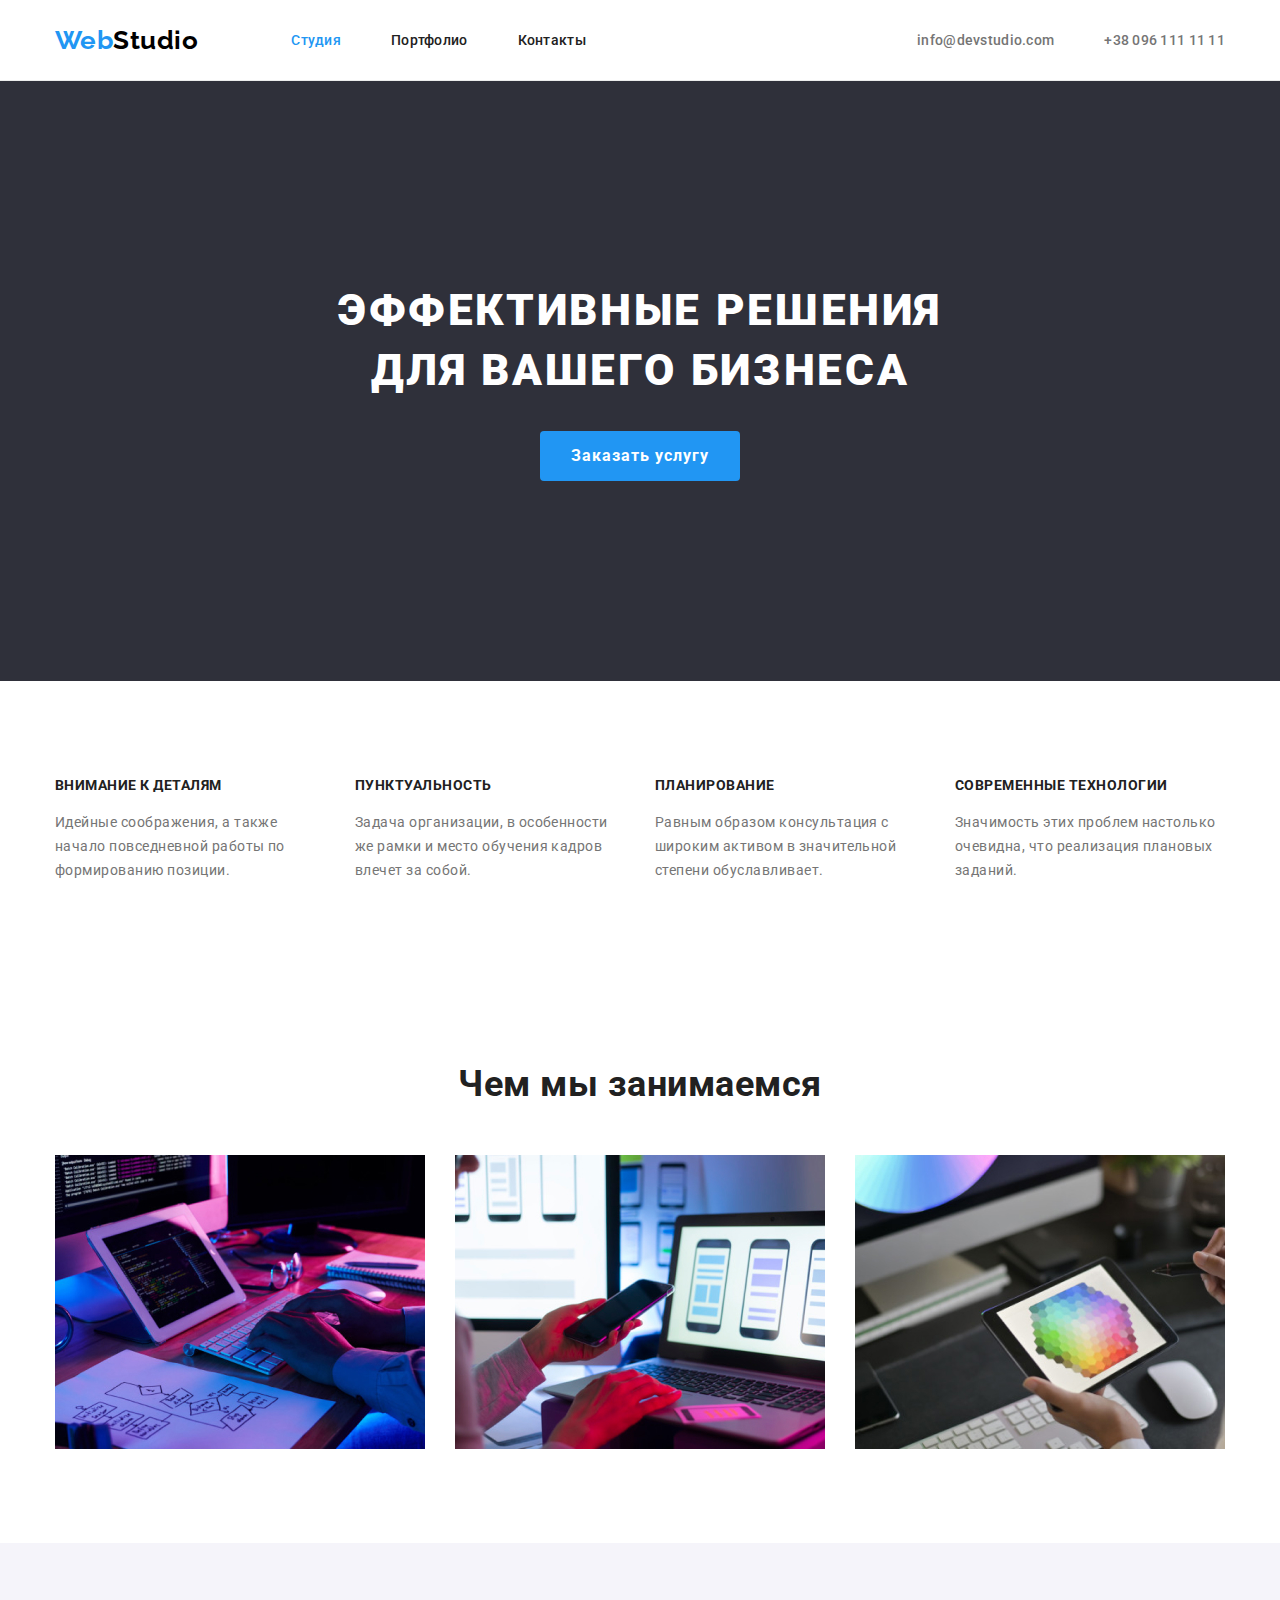
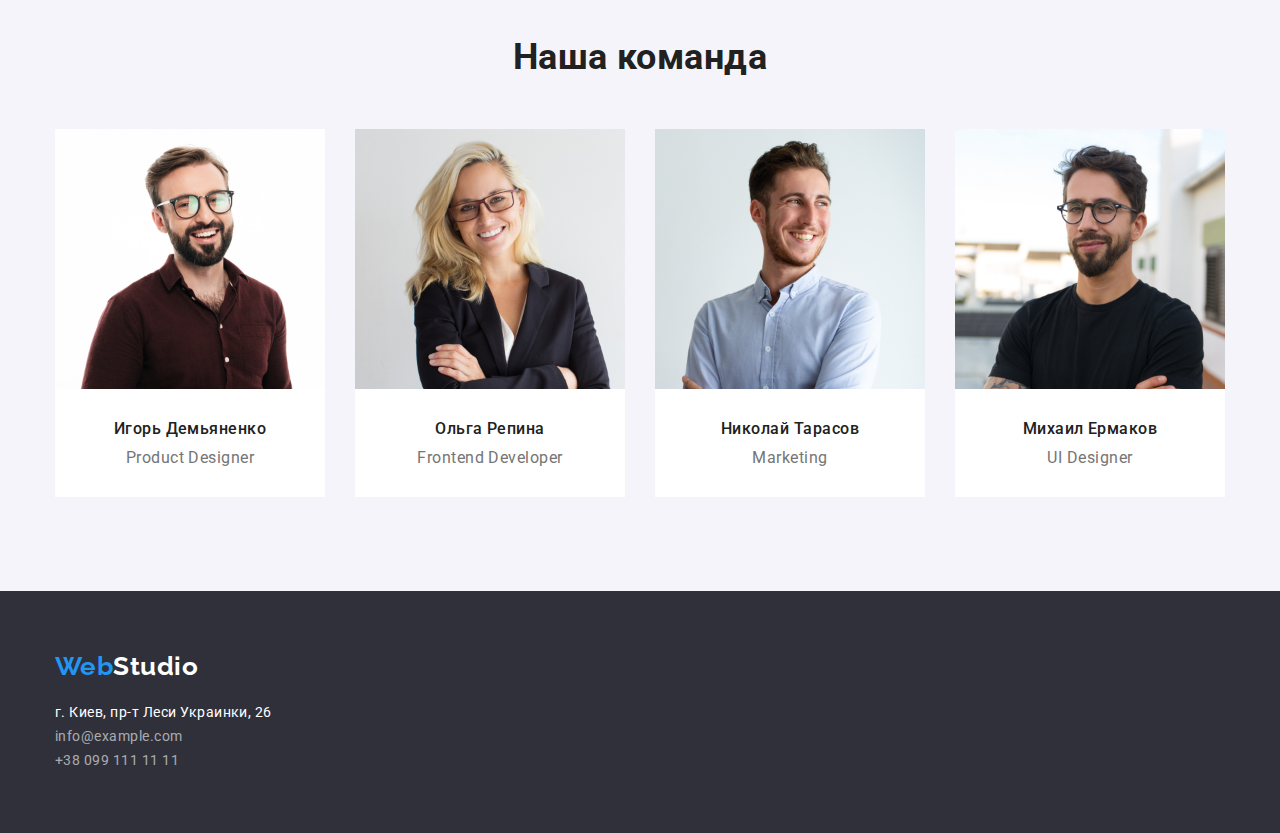
<file: index.html>
<!DOCTYPE html>
<html lang="ru">

<head>
  <meta charset="UTF-8" />
  <meta http-equiv="X-UA-Compatible" content="IE=edge" />
  <meta name="viewport" content="width=device-width, initial-scale=1.0" />
  <meta name="description" content="Веб студия Разработка сайтов под ключ Digital агенство Сайты для бизнеса" />
  <meta name="keywords" content="продвижение, реклама, дизайн" />
  <title>WebStudio</title>

  <link rel="preconnect" href="https://fonts.gstatic.com" />
  <link href="https://fonts.googleapis.com/css2?family=Raleway:wght@700&family=Roboto:wght@400;500;700;900&display=swap"
    rel="stylesheet" />

  <link rel="stylesheet"
    href="https://cdnjs.cloudflare.com/ajax/libs/modern-normalize/1.0.0/modern-normalize.min.css" />

  <link rel="stylesheet" href="./css/styles.css" />
</head>

<body>
  <header class="header">
    <div class="container">
      <a href="index.html" class="logo" lang="en" title="WebStudio">
        <span class="accent">Web</span>Studio</a>

      <nav class="menu">
        <ul class="menu-list">
          <li class="menu-item">
            <a href="#" class="menu-link current">Студия</a>
          </li>

          <li class="menu-item">
            <a href="portfolio.html" class="menu-link">Портфолио</a>
          </li>

          <li class="menu-item">
            <a href="#" class="menu-link">Контакты</a>
          </li>
        </ul>
      </nav>

      <div class="top-contacts">
        <ul class="top-contacts-list">
          <li class="top-contacts-item">
            <a href="mailto:info@devstudio.com" class="top-contacts-link mail">info@devstudio.com
            </a>
          </li>

          <li class="top-contacts-item">
            <a href="tel:+380961111111" class="top-contacts-link phone">+38 096 111 11 11
            </a>
          </li>
        </ul>
      </div>
    </div>
  </header>

  <main>
    <section class="hero">
      <div class="container">
        <h1 class="hero-title">Эффективные решения для вашего бизнеса</h1>
        <button class="hero-button" type="button">Заказать услугу</button>
      </div>
    </section>

    <section class="features section">
      <div class="container">
        <h2 class="hidden-title">Преимущества WebStudio</h2>

        <ul class="features-list">
          <li class="features-item">
            <h3 class="features-subtitle">Внимание к деталям</h3>
            <p class="features-text">
              Идейные соображения, а также начало повседневной работы по
              формированию позиции.
            </p>
          </li>

          <li class="features-item">
            <h3 class="features-subtitle">Пунктуальность</h3>
            <p class="features-text">
              Задача организации, в особенности же рамки и место обучения
              кадров влечет за собой.
            </p>
          </li>

          <li class="features-item">
            <h3 class="features-subtitle">Планирование</h3>
            <p class="features-text">
              Равным образом консультация с широким активом в значительной
              степени обуславливает.
            </p>
          </li>

          <li class="features-item">
            <h3 class="features-subtitle">Современные технологии</h3>
            <p class="features-text">
              Значимость этих проблем настолько очевидна, что реализация
              плановых заданий.
            </p>
          </li>
        </ul>
      </div>
    </section>

    <section class="doing section">
      <div class="container">
        <h2 class="doing-subtitle">Чем мы занимаемся</h2>
        <ul class="doing-list">
          <li class="doing-item">
            <img class="img" src="./images/box1.jpg" alt="box1" width="370" height="294" />
          </li>

          <li class="doing-item">
            <img class="img" src="./images/box2.jpg" alt="box2" width="370" height="294" />
          </li>

          <li class="doing-item">
            <img class="img" src="./images/box3.jpg" alt="box3" width="370" height="294" />
          </li>
        </ul>
      </div>
    </section>

    <section class="team section">
      <div class="container">
        <h2 class="team-subtitle">Наша команда</h2>

        <ul class="team-list">
          <li class="team-item">
            <img src="./images/ourteam.jpg" alt="Участник нашей команды WebStudio" width="270" height="260"
              class="img" />

            <div class="team-field">
              <h3 class="team-field-subtitle">Игорь Демьяненко</h3>
              <p class="team-field-text" lang="en">Product Designer</p>
            </div>
          </li>

          <li class="team-item">
            <img src="./images/ourteam1.jpg" alt="Участник нашей команды WebStudio" width="270" height="260"
              class="img" />

            <div class="team-field">
              <h3 class="team-field-subtitle">Ольга Репина</h3>
              <p class="team-field-text" lang="en">Frontend Developer</p>
            </div>
          </li>

          <li class="team-item">
            <img src="./images/ourteam2.jpg" alt="Участник нашей команды WebStudio" width="270" height="260"
              class="img" />

            <div class="team-field">
              <h3 class="team-field-subtitle">Николай Тарасов</h3>
              <p class="team-field-text" lang="en">Marketing</p>
            </div>
          </li>

          <li class="team-item">
            <img src="./images/ourteam3.jpg" alt="Участник нашей команды WebStudio" width="270" height="260"
              class="img" />

            <div class="team-field">
              <h3 class="team-field-subtitle">Михаил Ермаков</h3>
              <p class="team-field-text" lang="en">UI Designer</p>
            </div>
          </li>
        </ul>
      </div>
    </section>
  </main>

  <footer class="coordinates">
    <div class="container">
      <a href="index.html" class="logo" lang="en">
        <span class="accent">Web</span>Studio</a>
      <address class="address">
        <ul class="address-list list">
          <li>
            <a href="#" class="address-item place">г. Киев, пр-т Леси Украинки, 26</a>
          </li>
          <li>
            <a href="mailto:info@example.com" class="address-item mail">
              info@example.com</a>
          </li>
          <li>
            <a href="tel:+380961111111" class="address-item phone">+38 099 111 11 11</a>
          </li>
        </ul>
      </address>
    </div>
  </footer>
</body>

</html>
</file>
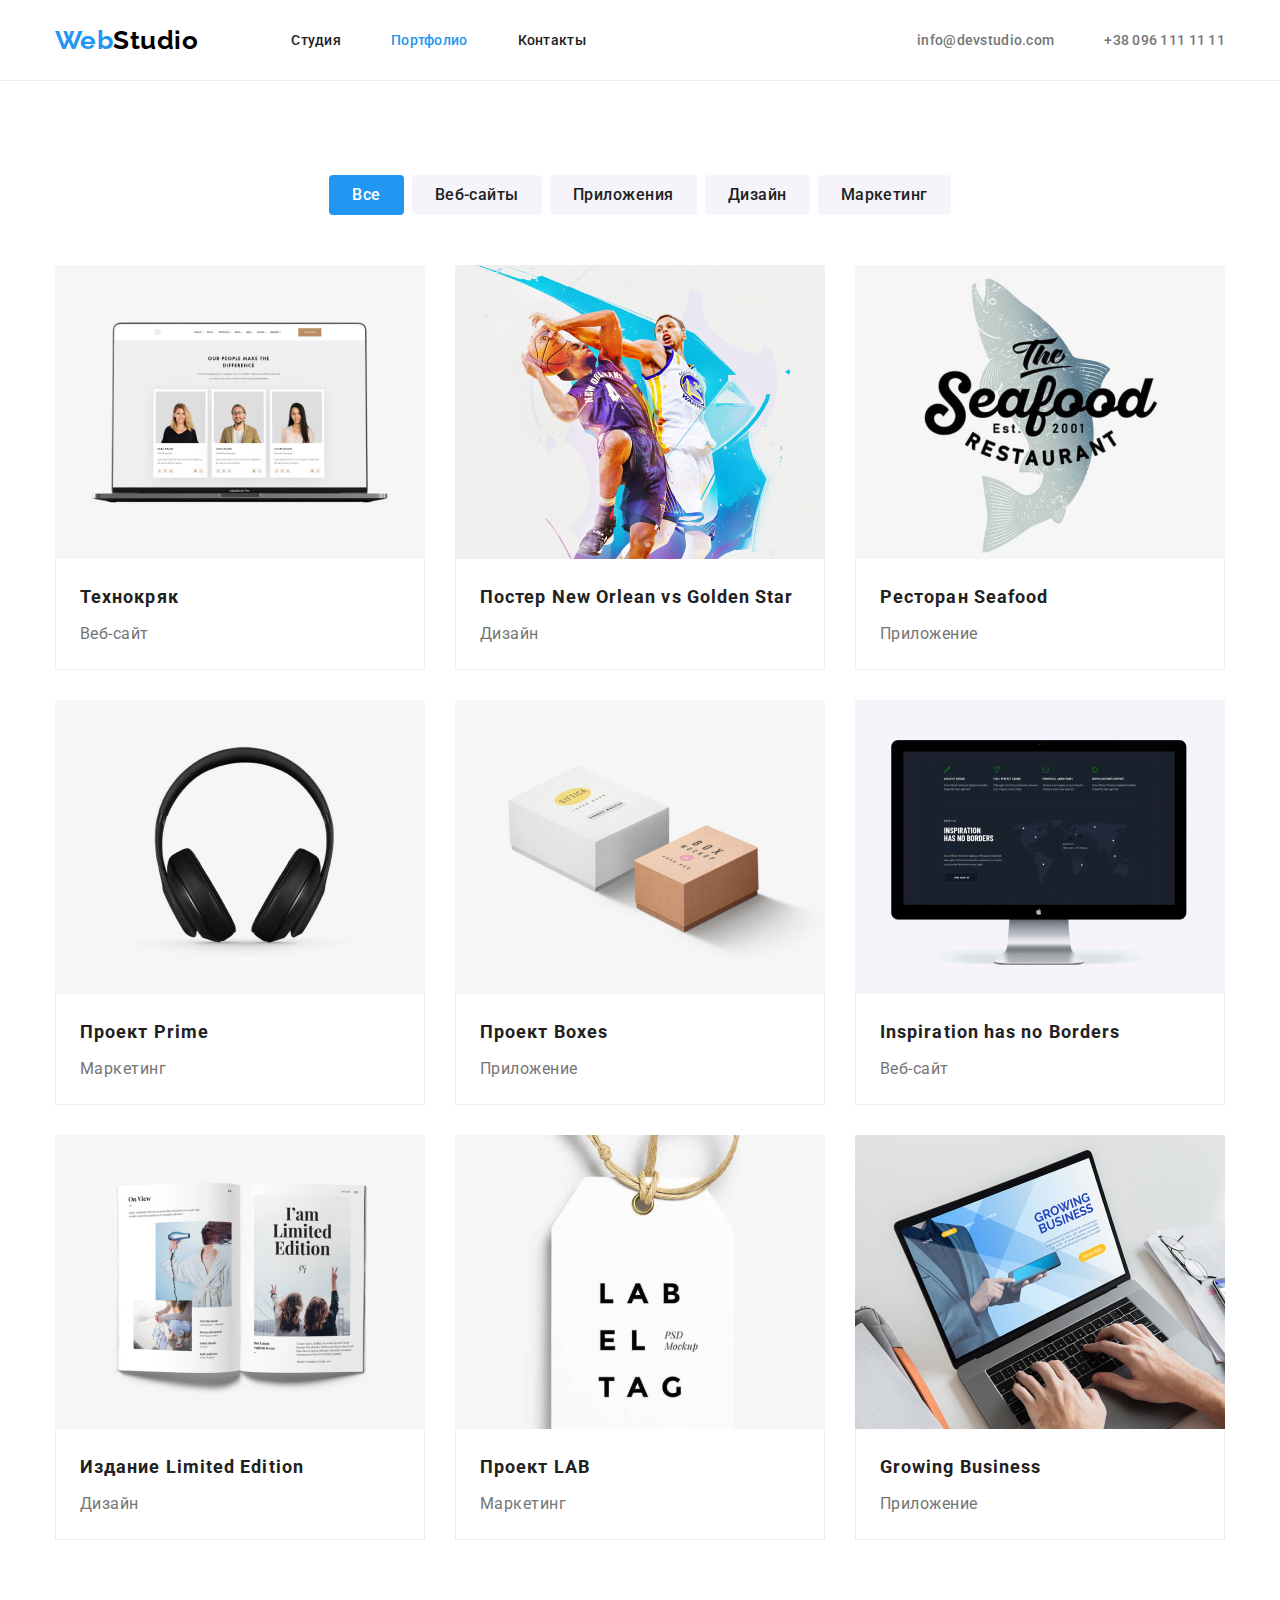
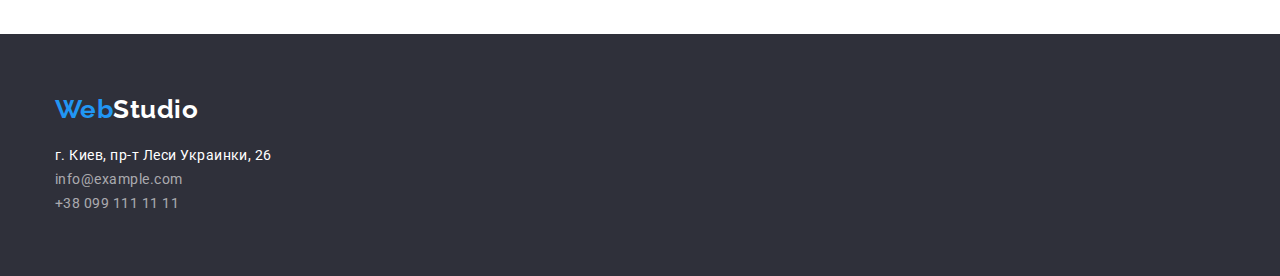
<file: portfolio.html>
<!DOCTYPE html>
<html lang="en">

<head>
    <meta charset="UTF-8" />
    <meta http-equiv="X-UA-Compatible" content="IE=edge" />
    <meta name="viewport" content="width=device-width, initial-scale=1.0" />
    <title>Portfolio</title>

    <link rel="preconnect" href="https://fonts.gstatic.com" />
    <link
        href="https://fonts.googleapis.com/css2?family=Raleway:wght@700&family=Roboto:wght@400;500;700;900&display=swap"
        rel="stylesheet" />

    <link rel="stylesheet"
        href="https://cdnjs.cloudflare.com/ajax/libs/modern-normalize/1.0.0/modern-normalize.min.css" />

    <link rel="stylesheet" href="./css/styles.css" />
</head>

<body>
    <header class="header">
        <div class="container">
            <a href="index.html" class="logo" lang="en" title="WebStudio">
                <span class="accent">Web</span>Studio
            </a>

            <nav class="menu">
                <ul class="menu-list">
                    <li class="menu-item">
                        <a href="index.html" class="menu-link">Студия</a>
                    </li>

                    <li class="menu-item">
                        <a href="#" class="menu-link current">Портфолио</a>
                    </li>

                    <li class="menu-item">
                        <a href="#" class="menu-link">Контакты</a>
                    </li>
                </ul>
            </nav>

            <div class="top-contacts">
                <ul class="top-contacts-list">
                    <li class="top-contacts-item">
                        <a href="mailto:info@devstudio.com" class="top-contacts-link mail">info@devstudio.com
                        </a>
                    </li>

                    <li class="top-contacts-item">
                        <a href="tel:+380961111111" class="top-contacts-link phone">+38 096 111 11 11
                        </a>
                    </li>
                </ul>
            </div>
        </div>
    </header>

    <main>
        <section class="portfolio section">
            <div class="container">
                <h2 class="hidden-title">Портфолио - примеры работ WebStudio</h2>
                <ul class="portfolio-list">
                    <li class="portfolio-item">
                        <button class="portfolio-button button-all" type="button">
                            Все
                        </button>
                    </li>

                    <li class="portfolio-item">
                        <button class="portfolio-button" type="button">Веб-сайты</button>
                    </li>

                    <li class="portfolio-item">
                        <button class="portfolio-button" type="button">Приложения</button>
                    </li>

                    <li class="portfolio-item">
                        <button class="portfolio-button" type="button">Дизайн</button>
                    </li>

                    <li class="portfolio-item">
                        <button class="portfolio-button" type="button">Маркетинг</button>
                    </li>
                </ul>

                <ul class="project-list">
                    <li class="project-item">
                        <div class="card">
                            <div class="card-thumb">
                                <img class="img" src="./images/img.jpg" alt="project" width="370" height="294" />
                            </div>

                            <div class="card-content">
                                <h3 class="card-title">Технокряк</h3>
                                <p class="card-text">Веб-сайт</p>
                            </div>
                        </div>
                    </li>

                    <li class="project-item">
                        <div class="card">
                            <div class="card-thumb">
                                <img class="img" src="./images/img1.jpg" alt="project" width="370" height="294" />
                            </div>

                            <div class="card-content">
                                <h3 class="card-title">Постер New Orlean vs Golden Star</h3>
                                <p class="card-text">Дизайн</p>
                            </div>
                        </div>
                    </li>

                    <li class="project-item">
                        <div class="card">
                            <div class="card-thumb">
                                <img class="img" src="./images/img2.jpg" alt="project" width="370" height="294" />
                            </div>

                            <div class="card-content">
                                <h3 class="card-title">Ресторан Seafood</h3>
                                <p class="card-text">Приложение</p>
                            </div>
                        </div>
                    </li>

                    <li class="project-item">
                        <div class="card">
                            <div class="card-thumb">
                                <img class="img" src="./images/img3.jpg" alt="project" width="370" height="294" />
                            </div>

                            <div class="card-content">
                                <h3 class="card-title">Проект Prime</h3>
                                <p class="card-text">Маркетинг</p>
                            </div>
                        </div>
                    </li>

                    <li class="project-item">
                        <div class="card">
                            <div class="card-thumb">
                                <img class="img" src="./images/img4.jpg" alt="project" width="370" height="294" />
                            </div>

                            <div class="card-content">
                                <h3 class="card-title">Проект Boxes</h3>
                                <p class="card-text">Приложение</p>
                            </div>
                        </div>
                    </li>

                    <li class="project-item">
                        <div class="card">
                            <div class="card-thumb">
                                <img class="img" src="./images/img5.jpg" alt="project" width="370" height="294" />
                            </div>

                            <div class="card-content">
                                <h3 class="card-title">Inspiration has no Borders</h3>
                                <p class="card-text">Веб-сайт</p>
                            </div>
                        </div>
                    </li>

                    <li class="project-item">
                        <div class="card">
                            <div class="card-thumb">
                                <img class="img" src="./images/img6.jpg" alt="project" width="370" height="294" />
                            </div>

                            <div class="card-content">
                                <h3 class="card-title">Издание Limited Edition</h3>
                                <p class="card-text">Дизайн</p>
                            </div>
                        </div>
                    </li>

                    <li class="project-item">
                        <div class="card">
                            <div class="card-thumb">
                                <img class="img" src="./images/img7.jpg" alt="project" width="370" height="294" />
                            </div>

                            <div class="card-content">
                                <h3 class="card-title">Проект LAB</h3>
                                <p class="card-text">Маркетинг</p>
                            </div>
                        </div>
                    </li>

                    <li class="project-item">
                        <div class="card">
                            <div class="card-thumb">
                                <img class="img" src="./images/img8.jpg" alt="project" width="370" height="294" />
                            </div>

                            <div class="card-content">
                                <h3 class="card-title">Growing Business</h3>
                                <p class="card-text">Приложение</p>
                            </div>
                        </div>
                    </li>
                </ul>
            </div>
        </section>
    </main>

    <footer class="coordinates">
        <div class="container">
            <a href="index.html" class="logo" lang="en">
                <span class="accent">Web</span>Studio</a>
            <address class="address">
                <ul class="address-list list">
                    <li>
                        <a href="#" class="address-item place">г. Киев, пр-т Леси Украинки, 26</a>
                    </li>
                    <li>
                        <a href="mailto:info@example.com" class="address-item mail">info@example.com</a>
                    </li>
                    <li>
                        <a href="tel:+380961111111" class="address-item phone">+38 099 111 11 11</a>
                    </li>
                </ul>
            </address>
        </div>
    </footer>
</body>

</html>
</file>
<file: css/styles.css>
:root {
  --title-color: #212121;
  --text-color: #757575;
  --white-color: #ffffff;
  --primary-color: #2196f3;
  --black-color: #000000;
  --footer-link: #ffffff99;
  --section-bg: #f5f4fa;
  --footer-bg: #2f303a;
  --line-header-bottom: #ececec;
  --border-card: #eeeeee;
  --section-indent: 94px;
  --card-indent: 30px;
  --click-order: #188ce8;
}
/*! CANCELING DEFAULT STYLES */
h1,
h2,
h3,
p {
  margin: 0;
}

ul {
  list-style: none;
  padding: 0;
  margin: 0;
}

a {
  text-decoration: none;
}

/*! common properties for tags and class */

body {
  font-family: Roboto, sans-serif;
  font-style: normal;
  font-size: 16px;
  letter-spacing: 0.03em;

  color: var(--title-color);
}

.container {
  width: 1200px;
  padding-top: 0;
  padding-bottom: 0;
  padding-left: 15px;
  padding-right: 15px;
  margin: 0 auto;
}

.filters-button {
  padding: 0;
  border: 0;
  background-color: transparent;
}

.hidden-title {
  width: 1px;
  height: 1px;
  margin: -1px;
  visibility: hidden;
  position: absolute;
}

.img {
  display: block;
  max-width: 100%;
  height: auto;
}

.hero-button,
.portfolio-button {
  cursor: pointer;
}

.address-list {
  font-style: normal;
}

/*? header */
.header {
  background-color: var(--white-color);
  border-bottom: 1px solid var(--line-header-bottom);
}

.header .container {
  display: flex;

  align-items: center;
}

.logo {
  font-family: Raleway;
  font-weight: 700;
  font-size: 26px;
  line-height: 1.173;

  color: var(--black-color);
}

.accent {
  color: var(--primary-color);
}

.menu-list {
  margin-left: 93px;
}

.header .logo {
  padding-top: 24px;
  padding-bottom: 24px;
}

.menu-link {
  display: block;

  padding-top: 32px;
  padding-bottom: 32px;

  color: var(--title-color);
}

.menu-list .menu-item + .menu-item {
  margin-left: 50px;
}

.top-contacts-list .top-contacts-item + .top-contacts-item {
  margin-left: 50px;
}

.menu-list,
.top-contacts-list {
  display: flex;

  font-weight: 500;
  font-size: 14px;
  line-height: 1.142;
  letter-spacing: 0.02em;
}

.top-contacts {
  margin-left: auto;
}

.top-contacts-link {
  display: flex;

  padding-top: 32px;
  padding-bottom: 32px;

  color: var(--text-color);
}

.menu-list .menu-item :hover,
.menu-list .menu-item :focus,
.top-contacts-list .top-contacts-item :hover,
.top-contacts-list .top-contacts-item :focus {
  color: var(--primary-color);
}

.current {
  color: var(--primary-color);
}

/*? main */

.hero {
  display: block;

  padding: 200px 0;

  text-align: center;

  background-color: var(--footer-bg);
  color: var(--white-color);
}

.hero-title {
  width: 696px;
  margin-left: auto;
  margin-right: auto;
  margin-bottom: 30px;
  font-weight: 900;
  font-size: 44px;
  line-height: 1.363;
  letter-spacing: 0.06em;
  text-align: center;
}

.hero-button {
  display: block;
  margin: auto;
  min-width: 200px;
  height: 50px;
  font-weight: 700;
  line-height: 1.875;
  letter-spacing: 0.06em;
  background-color: var(--primary-color);
  color: var(--white-color);
  border: 1px solid transparent;
  border-radius: 4px;
}

.hero-button:hover {
  background-color: var(--click-order);
}

.hero-title,
.features-subtitle {
  text-transform: uppercase;
}
.section {
  padding-bottom: var(--section-indent);
  padding-top: var(--section-indent);
}
.features {
  padding-top: 90px;
  background-color: var(--white-color);
}

.features-list {
  display: flex;
}

.features-item {
  width: 270px;
  height: 105px;
}

.features-subtitle {
  margin-bottom: 10px;

  font-weight: 700;
  font-size: 14px;
  line-height: 2.142;
}

.features-text {
  font-size: 14px;
  line-height: 1.714;

  color: var(--text-color);
}

.features-item:not(:last-child) {
  margin-right: 30px;
}

.doing {
  background-color: var(--white-color);
}

.doing-subtitle {
  margin-bottom: 50px;
  font-weight: 700;
  font-size: 36px;
  text-align: center;
}

.doing-list {
  display: flex;
}

.doing-item:not(:last-child) {
  margin-right: 30px;
}

.team {
  background-color: var(--section-bg);
}

.team-subtitle {
  margin-bottom: 50px;
  font-weight: 700;
  font-size: 36px;

  text-align: center;
}

.team-list {
  display: flex;
}

.team-item {
  background-color: var(--white-color);
}

.team-field {
  padding: 30px;

  text-align: center;
}

.team-field-subtitle {
  margin-bottom: 10px;

  font-weight: 500;
  font-size: 16px;
  line-height: 1.187;
}

.team-field-text {
  font-size: 16px;
  line-height: 1.187;

  color: var(--text-color);

  text-align: center;
}

.team-list .team-item + .team-item {
  margin-left: 30px;
}

/*? footer */
.coordinates {
  padding: 60px 0;

  background-color: var(--footer-bg);
}

.coordinates .logo {
  display: block;

  margin-bottom: 20px;

  color: var(--white-color);
}

.coordinates .accent {
  color: var(--primary-color);
}

.address-list {
  /* margin-bottom: 60px; */

  font-size: 14px;
  line-height: 1.714;
}

.coordinates .place {
  margin-bottom: 9px;

  color: var(--white-color);
}

.coordinates .mail {
  margin-bottom: 9px;

  color: var(--footer-link);
}

.coordinates .phone {
  color: var(--footer-link);
}

.address-list :hover,
.address-list :focus {
  color: var(--primary-color);
}

/*? portfolio.html */

.portfolio {
  background-color: var(--white-color);
}

.portfolio-list {
  display: flex;

  margin-bottom: 50px;

  justify-content: center;
}

.portfolio-item:not(:last-child) {
  margin-right: 8px;
}

.portfolio-button {
  padding: 6px 22px;
  font-weight: 500;
  font-size: 16px;
  line-height: 1.625;
  letter-spacing: 0.03em;
  background-color: var(--section-bg);
  color: var(--title-color);
  border: 1px solid transparent;
  border-radius: 4px;
}

.portfolio-list :hover,
.portfolio-list :focus {
  background-color: var(--primary-color);
  color: var(--white-color);
}

.button-all {
  padding: 6px 22px;
  font-weight: 500;
  font-size: 16px;
  line-height: 1.625;
  letter-spacing: 0.03em;
  background-color: var(--primary-color);
  color: var(--white-color);
  border: 1px solid transparent;
  border-radius: 4px;
}

.project-list {
  display: flex;
  margin-left: calc(-1 * var(--card-indent));
  margin-bottom: calc(-1 * var(--card-indent));

  flex-wrap: wrap;
  justify-content: center;
}

.project-item {
  display: flex;
  margin-left: var(--card-indent);
  margin-bottom: var(--card-indent);
  flex-basis: calc(100% / 3 - var(--card-indent));
}

.card {
  min-width: 370px;
}

.card-content {
  padding-top: 20px;
  padding-right: 24px;
  padding-bottom: 20px;
  padding-left: 24px;
  border-right: 1px solid var(--border-card);
  border-bottom: 1px solid var(--border-card);
  border-left: 1px solid var(--border-card);
  background-color: var(--white-color);
}

.card-title {
  font-weight: 700;
  font-size: 18px;
  line-height: 2;
  letter-spacing: 0.06em;
}

.card-text {
  margin-top: 4px;

  font-size: 16px;
  line-height: 1.875;
  letter-spacing: 0.03em;
  color: var(--text-color);
}
</file>
